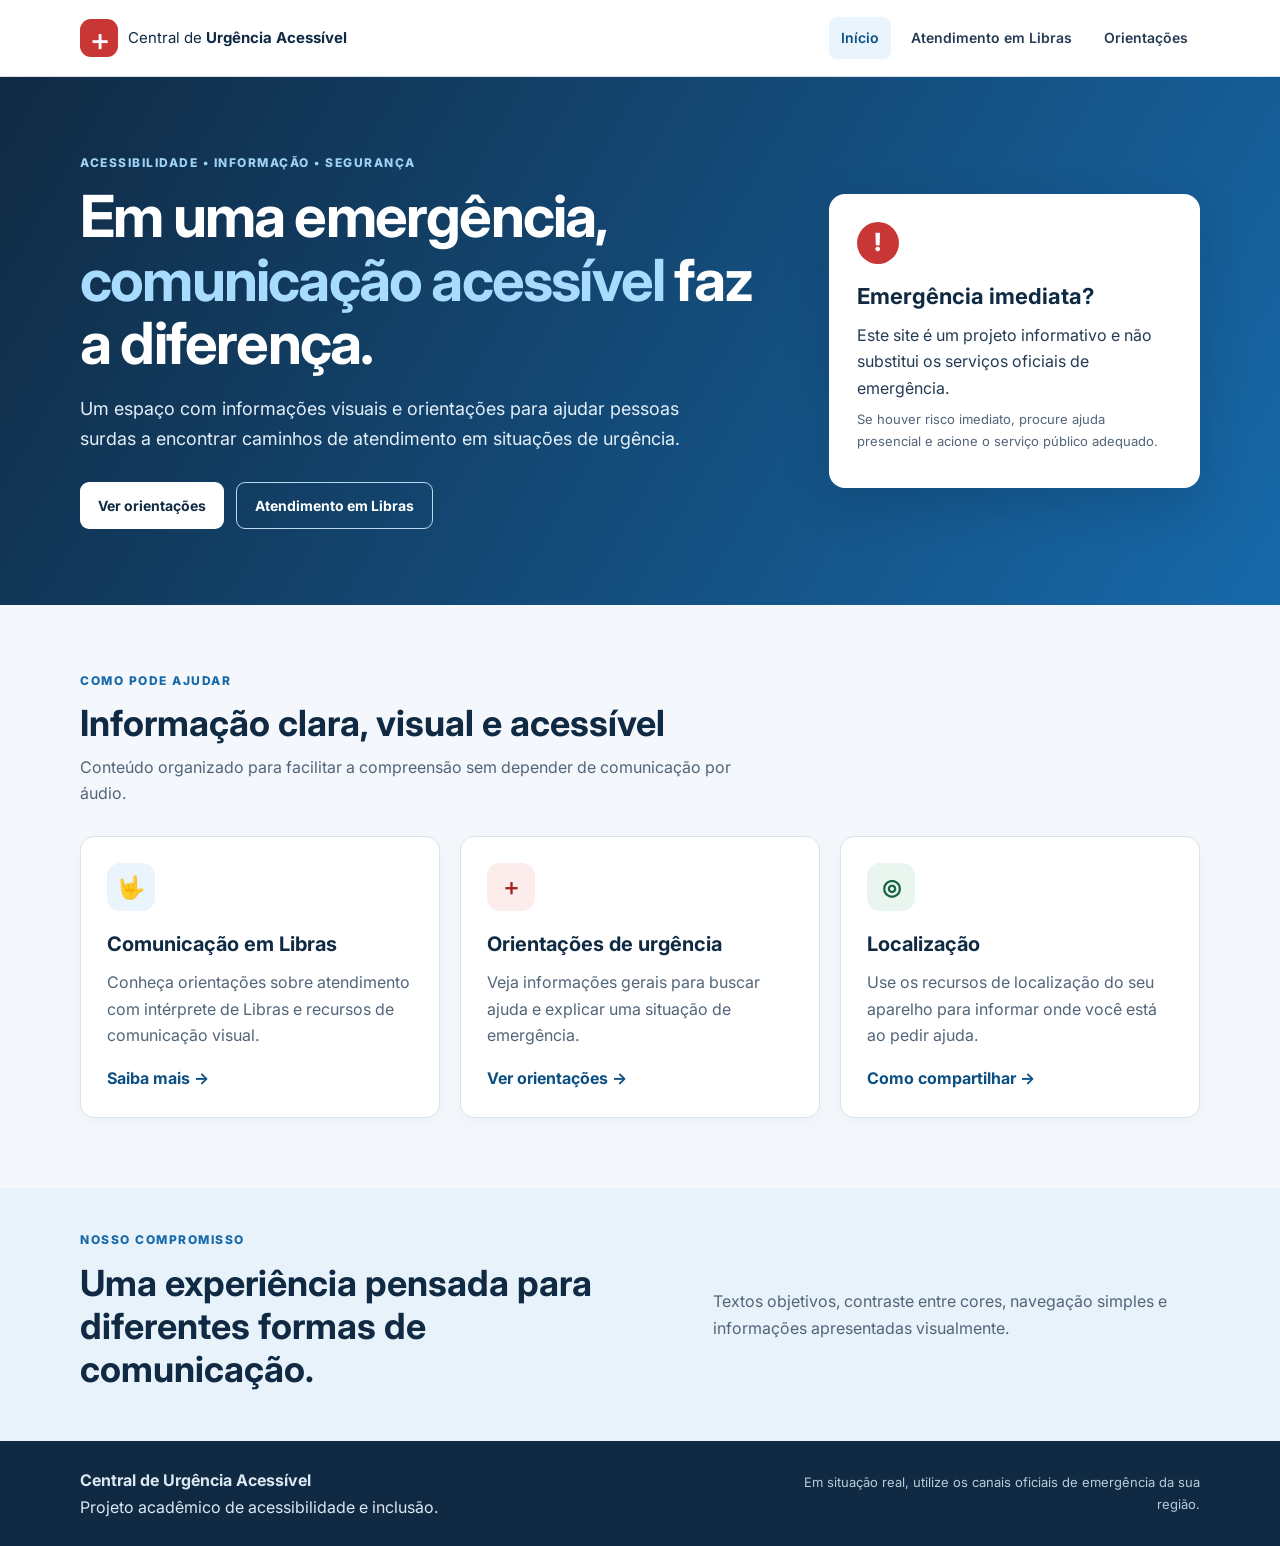
<file: index.html>
<!DOCTYPE html>
<html lang="pt-BR">
<head>
  <meta charset="UTF-8">
  <meta name="viewport" content="width=device-width, initial-scale=1.0">
  <meta name="description" content="Central de Urgência Acessível: informações visuais para facilitar o acesso de pessoas surdas aos serviços de emergência.">
 <title>Central de Urgência Acessível</title>

<link rel="stylesheet" href="style.css">
</head>
<body>
  <a class="skip-link" href="#conteudo">Pular para o conteúdo</a>
  <header class="site-header">
    <div class="container header-inner">
      <a class="brand" href="index.html" aria-label="Central de Urgência Acessível - página inicial">
        <span class="brand-mark" aria-hidden="true">＋</span>
        <span>Central de <strong>Urgência Acessível</strong></span>
      </a>
      <nav aria-label="Navegação principal">
        <a class="active" href="index.html">Início</a>
        <a href="libras.html">Atendimento em Libras</a>
        <a href="orientacoes.html">Orientações</a>
      </nav>
    </div>
  </header>

  <main id="conteudo">
    <section class="hero">
      <div class="container hero-grid">
        <div>
          <p class="eyebrow">ACESSIBILIDADE • INFORMAÇÃO • SEGURANÇA</p>
          <h1>Em uma emergência, <span>comunicação acessível</span> faz a diferença.</h1>
          <p class="hero-text">Um espaço com informações visuais e orientações para ajudar pessoas surdas a encontrar caminhos de atendimento em situações de urgência.</p>
          <div class="hero-actions">
            <a class="button button-light" href="orientacoes.html">Ver orientações</a>
            <a class="button button-outline" href="libras.html">Atendimento em Libras</a>
          </div>
        </div>
        <aside class="notice-card" aria-label="Aviso importante">
          <span class="notice-icon" aria-hidden="true">!</span>
          <h2>Emergência imediata?</h2>
          <p>Este site é um projeto informativo e não substitui os serviços oficiais de emergência.</p>
          <p class="small">Se houver risco imediato, procure ajuda presencial e acione o serviço público adequado.</p>
        </aside>
      </div>
    </section>

    <section class="container section">
      <div class="section-heading">
        <p class="eyebrow">COMO PODE AJUDAR</p>
        <h2>Informação clara, visual e acessível</h2>
        <p>Conteúdo organizado para facilitar a compreensão sem depender de comunicação por áudio.</p>
      </div>
      <div class="cards">
        <article class="info-card">
          <div class="card-icon blue" aria-hidden="true">🤟</div>
          <h3>Comunicação em Libras</h3>
          <p>Conheça orientações sobre atendimento com intérprete de Libras e recursos de comunicação visual.</p>
          <a class="text-link" href="libras.html">Saiba mais →</a>
        </article>
        <article class="info-card">
          <div class="card-icon red" aria-hidden="true">＋</div>
          <h3>Orientações de urgência</h3>
          <p>Veja informações gerais para buscar ajuda e explicar uma situação de emergência.</p>
          <a class="text-link" href="orientacoes.html">Ver orientações →</a>
        </article>
        <article class="info-card">
          <div class="card-icon green" aria-hidden="true">◎</div>
          <h3>Localização</h3>
          <p>Use os recursos de localização do seu aparelho para informar onde você está ao pedir ajuda.</p>
          <a class="text-link" href="orientacoes.html#localizacao">Como compartilhar →</a>
        </article>
      </div>
    </section>

    <section class="access-strip">
      <div class="container access-inner">
        <div>
          <p class="eyebrow">NOSSO COMPROMISSO</p>
          <h2>Uma experiência pensada para diferentes formas de comunicação.</h2>
        </div>
        <p>Textos objetivos, contraste entre cores, navegação simples e informações apresentadas visualmente.</p>
      </div>
    </section>
  </main>

  <footer class="site-footer">
    <div class="container footer-inner">
      <p><strong>Central de Urgência Acessível</strong><br>Projeto acadêmico de acessibilidade e inclusão.</p>
      <p class="footer-note">Em situação real, utilize os canais oficiais de emergência da sua região.</p>
    </div>
  </footer>
</body>
</html>
</file>
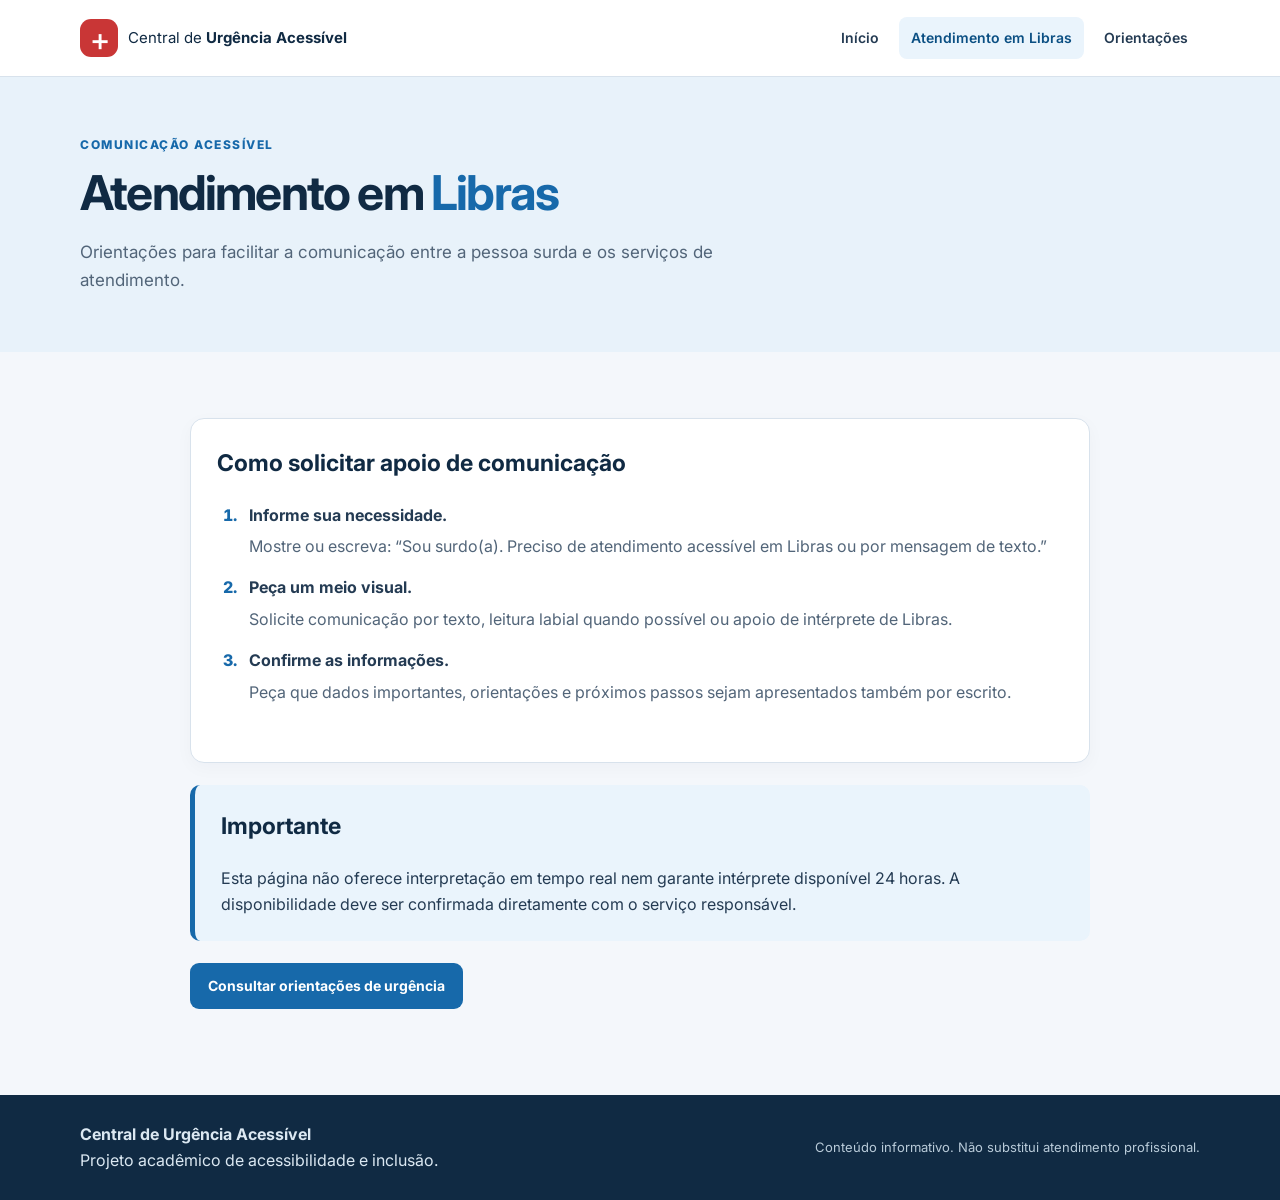
<file: libras.html>
<!DOCTYPE html>
<html lang="pt-BR">
<head>
  <meta charset="UTF-8">
  <meta name="viewport" content="width=device-width, initial-scale=1.0">
  <meta name="description" content="Informações sobre comunicação acessível e atendimento em Libras.">
  <title>Atendimento em Libras | Central de Urgência Acessível</title>
<link rel="stylesheet" href="style.css">
</head>
<body>
  <a class="skip-link" href="#conteudo">Pular para o conteúdo</a>
  <header class="site-header"><div class="container header-inner">
    <a class="brand" href="index.html"><span class="brand-mark" aria-hidden="true">＋</span><span>Central de <strong>Urgência Acessível</strong></span></a>
    <nav aria-label="Navegação principal"><a href="index.html">Início</a><a class="active" href="libras.html">Atendimento em Libras</a><a href="orientacoes.html">Orientações</a></nav>
  </div></header>
  <main id="conteudo">
    <section class="page-hero"><div class="container"><p class="eyebrow">COMUNICAÇÃO ACESSÍVEL</p><h1>Atendimento em <span>Libras</span></h1><p>Orientações para facilitar a comunicação entre a pessoa surda e os serviços de atendimento.</p></div></section>
    <section class="container section narrow">
      <div class="content-panel">
        <h2>Como solicitar apoio de comunicação</h2>
        <ol class="steps">
          <li><strong>Informe sua necessidade.</strong><p>Mostre ou escreva: “Sou surdo(a). Preciso de atendimento acessível em Libras ou por mensagem de texto.”</p></li>
          <li><strong>Peça um meio visual.</strong><p>Solicite comunicação por texto, leitura labial quando possível ou apoio de intérprete de Libras.</p></li>
          <li><strong>Confirme as informações.</strong><p>Peça que dados importantes, orientações e próximos passos sejam apresentados também por escrito.</p></li>
        </ol>
      </div>
      <div class="callout">
        <h2>Importante</h2>
        <p>Esta página não oferece interpretação em tempo real nem garante intérprete disponível 24 horas. A disponibilidade deve ser confirmada diretamente com o serviço responsável.</p>
      </div>
      <p><a class="button button-primary" href="orientacoes.html">Consultar orientações de urgência</a></p>
    </section>
  </main>
  <footer class="site-footer"><div class="container footer-inner"><p><strong>Central de Urgência Acessível</strong><br>Projeto acadêmico de acessibilidade e inclusão.</p><p class="footer-note">Conteúdo informativo. Não substitui atendimento profissional.</p></div></footer>
</body>
</html>
</file>
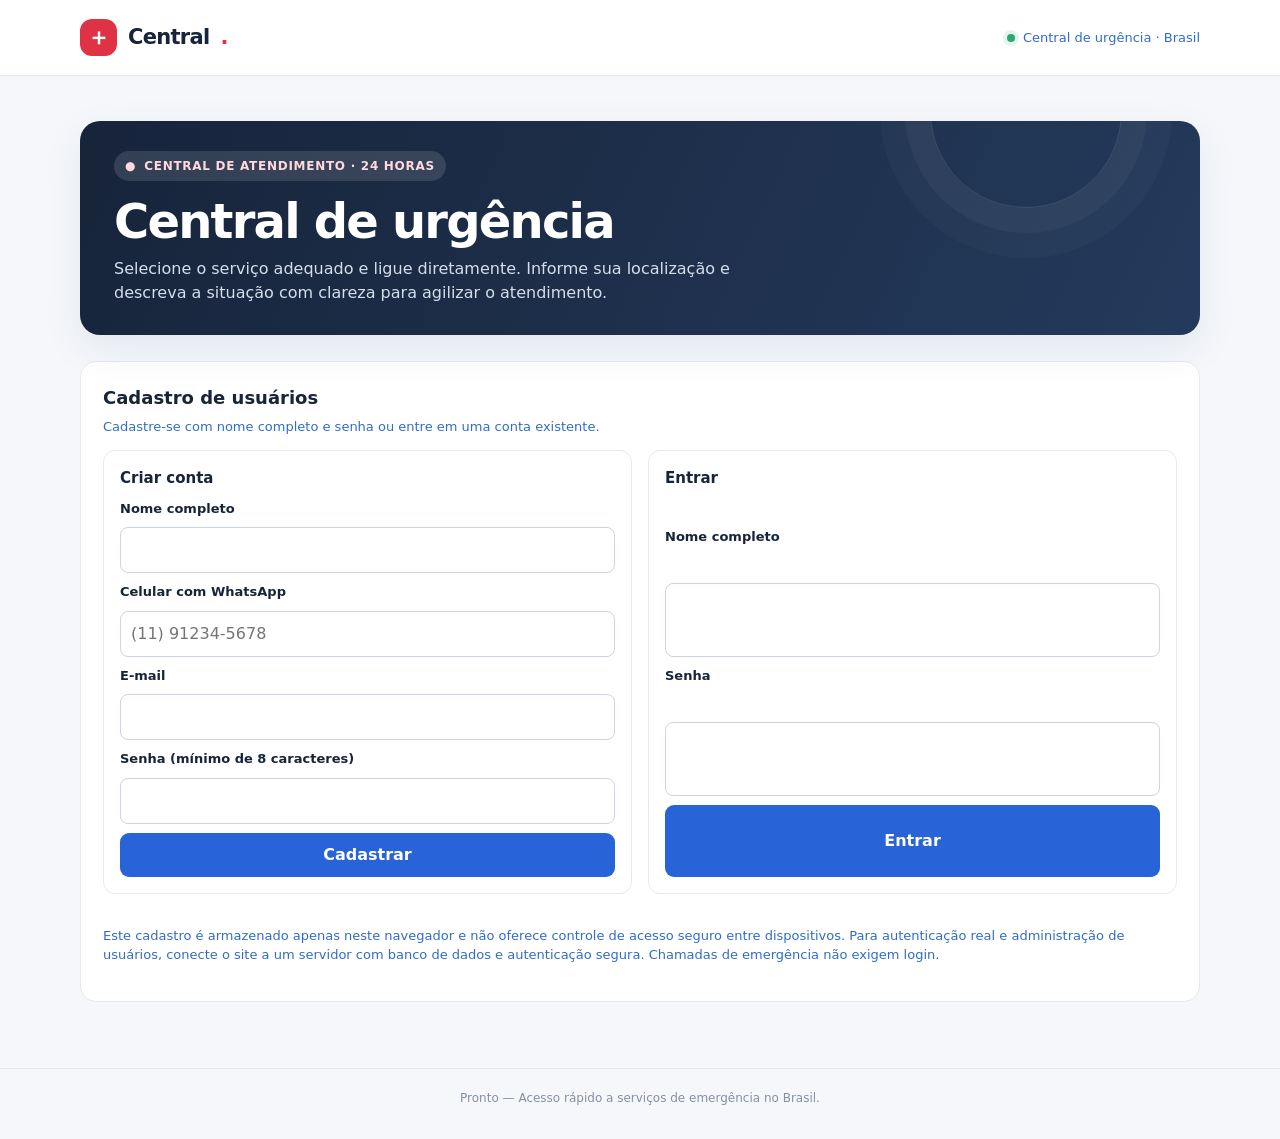
<file: libras1.html>
<!doctype html>
<html lang="pt-BR">
<head>
	<meta charset="utf-8">
	<meta name="viewport" content="width=device-width, initial-scale=1">
	<meta name="theme-color" content="#f7f9fc">
	<meta name="description" content="Acesse rapidamente os telefones de emergência e compartilhe sua localização.">
	<title>central — Ajuda de emergência</title>
	<style>
		:root{color-scheme:light;--ink:#17243a;--muted:#316cca;--line:#e5eaf1;--paper:#fff;--bg:#f5f7fb;--red:#df3345;--blue:#2863d7;--green:#12835c;--shadow:0 14px 40px rgba(29,47,77,.08)}
		*{box-sizing:border-box}body{margin:0;background:var(--bg);color:var(--ink);font:16px/1.5 Inter,ui-sans-serif,system-ui,-apple-system,"Segoe UI",sans-serif}a{color:inherit}button{font:inherit}.wrap{width:min(1120px,calc(100% - 40px));margin:auto}
		header{height:76px;background:#fff;border-bottom:1px solid var(--line);display:flex;align-items:center}.nav{display:flex;align-items:center;justify-content:space-between;gap:20px}.brand{display:flex;align-items:center;gap:11px;text-decoration:none;font-size:21px;font-weight:800;letter-spacing:-.7px}.brand-mark{width:37px;height:37px;border-radius:12px;background:var(--red);display:grid;place-items:center;color:white;font-size:23px;line-height:1}.nav-note{font-size:13px;color:var(--muted);display:flex;align-items:center;gap:8px}.pulse{width:8px;height:8px;border-radius:50%;background:#30a675;box-shadow:0 0 0 4px #e3f5ed}
		main{padding:45px 0 42px}.hero{max-width:none;margin:0 auto 26px;padding:30px 34px;text-align:left;border-radius:20px;background:linear-gradient(115deg,#17243a,#243a5c);color:#fff;box-shadow:var(--shadow);position:relative;overflow:hidden}.hero:after{content:"";position:absolute;width:190px;height:190px;right:7%;top:-105px;border:1px solid rgba(255,255,255,.12);border-radius:50%;box-shadow:0 0 0 25px rgba(255,255,255,.035),0 0 0 50px rgba(255,255,255,.025)}.eyebrow{display:inline-flex;align-items:center;gap:8px;padding:6px 11px;border-radius:99px;background:rgba(255,255,255,.12);color:#ffd9dd;font-size:12px;font-weight:750;letter-spacing:.06em;text-transform:uppercase}.hero h1{font-size:clamp(34px,6vw,48px);line-height:1.06;letter-spacing:-1.8px;margin:15px 0 10px}.hero p{max-width:650px;margin:0;color:#d5deeb;font-size:16px}.services{display:grid;grid-template-columns:repeat(3,1fr);gap:16px}.service{display:flex;flex-direction:column;min-height:230px;padding:22px;background:var(--paper);border:1px solid var(--line);border-radius:18px;box-shadow:0 4px 16px rgba(29,47,77,.035);transition:transform .18s,box-shadow .18s}.service:hover{transform:translateY(-3px);box-shadow:var(--shadow)}.service-top{display:flex;justify-content:space-between;align-items:flex-start}.icon{width:48px;height:48px;border-radius:14px;background:#fff0f1;display:grid;place-items:center;font-size:25px}.badge{font-size:11px;font-weight:700;color:#707b8c;background:#f1f3f7;padding:5px 8px;border-radius:99px}.service h2{font-size:19px;margin:17px 0 3px;letter-spacing:-.3px}.service p{margin:0;color:var(--muted);font-size:14px}.service-bottom{display:flex;align-items:center;justify-content:space-between;gap:10px;margin-top:auto;padding-top:20px}.number{font-size:22px;font-weight:800;letter-spacing:-.6px}.call{border:0;border-radius:10px;background:var(--red);color:white;text-decoration:none;font-size:14px;font-weight:750;padding:11px 16px;white-space:nowrap;cursor:pointer}.call:hover{background:#c32639}.service.blue .icon{background:#edf3ff}.service.blue .call{background:var(--blue)}.service.green .icon{background:#e9f7f1}.service.green .call{background:var(--green)}.service.orange .icon{background:#fff4e7}.service.orange .call{background:#c86b12}.service.purple .icon{background:#f3efff}.service.purple .call{background:#6d4bcc}.service.gray .icon{background:#edf1f5}.service.gray .call{background:#44546a}
		.libras{margin-top:24px;padding:20px 22px;border:1px solid #d9e9e2;border-radius:16px;background:#eff8f4;display:flex;gap:14px;align-items:flex-start}.libras-icon{font-size:24px}.libras h2{font-size:16px;margin:0 0 4px}.libras p{font-size:13px;color:var(--muted);margin:0}
		.account{margin:24px 0;padding:22px;border:1px solid var(--line);border-radius:16px;background:#fff}.account h2{font-size:18px;margin:0 0 6px}.account>p{color:var(--muted);font-size:13px;margin:0 0 14px}.account-forms{display:grid;grid-template-columns:repeat(2,minmax(0,1fr));gap:16px}.account-form{display:grid;gap:9px;padding:16px;border:1px solid var(--line);border-radius:12px}.account-form h3{font-size:15px;margin:0}.account-form label{font-size:13px;font-weight:650}.account-form input{width:100%;padding:10px;border:1px solid #cbd4e1;border-radius:8px;font:inherit}.account-form button,.account-logout{padding:10px 14px;border:0;border-radius:9px;background:var(--blue);color:#fff;font:inherit;font-weight:700;cursor:pointer}.account-status{min-height:20px;margin:12px 0 0!important}.account-session{display:flex;justify-content:space-between;align-items:center;gap:12px;padding:12px;background:#eff8f4;border-radius:10px}.account-session p{margin:0;font-size:14px}.account-profile{display:grid;gap:3px}.account-profile p{font-size:13px;color:var(--muted)}.account-profile strong{color:var(--ink)}.account-session[hidden],.account-forms[hidden]{display:none}.account-logout{background:#44546a}
		#app-content[hidden]{display:none}
		.video-call{margin-top:14px;padding:20px 22px;border:1px solid #dce5f2;border-radius:16px;background:#fff;display:flex;align-items:center;justify-content:space-between;gap:16px}.video-call h2{font-size:16px;margin:0 0 4px}.video-call p{font-size:13px;color:var(--muted);margin:0}.video-call-action{display:inline-block;padding:10px 14px;border-radius:9px;background:var(--blue);color:#fff;text-decoration:none;font-weight:700;white-space:nowrap}.video-call-action:hover{background:#1d4fae}
		.location{display:flex;align-items:center;justify-content:space-between;gap:20px;margin-top:24px;padding:20px 22px;border:1px solid #dce5f2;border-radius:16px;background:#edf4ff}.location-info{display:flex;align-items:center;gap:14px}.pin{width:43px;height:43px;border-radius:13px;background:white;display:grid;place-items:center;font-size:22px}.location h2{font-size:16px;margin:0 0 2px}.location p{font-size:13px;color:var(--muted);margin:0}.location-action{padding:10px 14px;border:1px solid #c8d8f4;background:white;color:#2057bc;border-radius:9px;font-weight:700;cursor:pointer;white-space:nowrap}.location-action:hover{background:#f8faff}.notice{margin:20px auto 0;max-width:800px;color:var(--muted);font-size:12px;text-align:center}.notice strong{color:#4c596c}.help{margin-top:30px;padding:23px 25px;border-radius:16px;background:#fff;border:1px solid var(--line);display:flex;gap:16px;align-items:flex-start}.help-icon{font-size:22px}.help h2{font-size:15px;margin:0 0 5px}.help p{margin:0;color:var(--muted);font-size:13px}.help a{font-weight:700;color:#bf2939}footer{padding:20px 0 32px;border-top:1px solid var(--line);color:#8590a0;font-size:12px;text-align:center}
		#toast{position:fixed;left:50%;bottom:24px;transform:translate(-50%,20px);opacity:0;pointer-events:none;background:#17243a;color:white;padding:11px 16px;border-radius:10px;font-size:14px;box-shadow:var(--shadow);transition:.2s;max-width:calc(100% - 32px);z-index:5}#toast.show{opacity:1;transform:translate(-50%,0)}
		@media(max-width:760px){main{padding-top:38px}.services{grid-template-columns:repeat(2,1fr)}.service{min-height:220px}.hero p{font-size:15px}}
		@media(max-width:520px){.wrap{width:min(100% - 28px,440px)}header{height:65px}.nav-note{font-size:11px}.hero{padding:24px 20px}.hero h1{font-size:36px;letter-spacing:-1.5px}.hero p{font-size:14px}.services{grid-template-columns:1fr;gap:12px}.service{min-height:0;padding:18px}.service-bottom{padding-top:14px}.location{align-items:flex-start;flex-direction:column}.location-action{width:100%}.video-call{align-items:flex-start;flex-direction:column}.video-call-action{width:100%;text-align:center}.help{padding:18px}}
		@media(max-width:600px){.account-forms{grid-template-columns:1fr}.account-session{align-items:flex-start;flex-direction:column}.account-logout{width:100%}}
		@media(prefers-reduced-motion:reduce){*,*::before,*::after{scroll-behavior:auto!important;transition:none!important}}
	</style>
</head>
<body>
	<header>
		<div class="wrap nav">
			<a class="brand" href="#inicio" aria-label="Pronto, início"><span class="brand-mark" aria-hidden="true">＋</span>Central<span style="color:var(--red)">.</span></a>
			<div class="nav-note"><span class="pulse" aria-hidden="true"></span> Central de urgência · Brasil</div>
		</div>
	</header>
	<main class="wrap" id="inicio">
		<section class="hero" aria-labelledby="titulo">
			<span class="eyebrow"><span aria-hidden="true">●</span> Central de atendimento · 24 horas</span>
			<h1>Central de urgência</h1>
			<p>Selecione o serviço adequado e ligue diretamente. Informe sua localização e descreva a situação com clareza para agilizar o atendimento.</p>
		</section>
		<section class="account" aria-labelledby="account-title">
			<h2 id="account-title">Cadastro de usuários</h2>
			<p>Cadastre-se com nome completo e senha ou entre em uma conta existente.</p>
			<div class="account-session" id="account-session" hidden><div class="account-profile" aria-live="polite"><p id="account-welcome"></p><p><strong>Celular:</strong> <span id="profile-whatsapp"></span></p><p><strong>E-mail:</strong> <span id="profile-email"></span></p></div><button class="account-logout" id="account-logout" type="button">Sair</button></div>
			<div class="account-forms" id="account-forms">
				<form class="account-form" id="register-form"><h3>Criar conta</h3><label for="register-name">Nome completo</label><input id="register-name" name="name" autocomplete="name" required minlength="3" maxlength="100"><label for="register-whatsapp">Celular com WhatsApp</label><input id="register-whatsapp" name="whatsapp" type="tel" autocomplete="tel" placeholder="(11) 91234-5678" required><label for="register-email">E-mail</label><input id="register-email" name="email" type="email" autocomplete="email" required maxlength="254"><label for="register-password">Senha (mínimo de 8 caracteres)</label><input id="register-password" name="password" type="password" autocomplete="new-password" required minlength="8"><button type="submit">Cadastrar</button></form>
				<form class="account-form" id="login-form"><h3>Entrar</h3><label for="login-name">Nome completo</label><input id="login-name" name="name" autocomplete="username" required><label for="login-password">Senha</label><input id="login-password" name="password" type="password" autocomplete="current-password" required><button type="submit">Entrar</button></form>
			</div>
			<p class="account-status" id="account-status" role="status" aria-live="polite"></p>
			<p>Este cadastro é armazenado apenas neste navegador e não oferece controle de acesso seguro entre dispositivos. Para autenticação real e administração de usuários, conecte o site a um servidor com banco de dados e autenticação segura. Chamadas de emergência não exigem login.</p>
		</section>

		<div id="app-content" hidden>
		<section class="services" aria-label="Serviços de emergência">
			<article class="service">
				<div class="service-top"><span class="icon" aria-hidden="true">🚑</span><span class="badge">Emergência médica</span></div>
				<h2>SAMU</h2><p>Atendimento médico de urgência e emergência.</p>
				<div class="service-bottom"><span class="number">192</span><a class="call" href="tel:192" aria-label="Ligar para o SAMU no 192">Ligar agora&nbsp; ↗</a></div>
			</article>
			<article class="service">
				<div class="service-top"><span class="icon" aria-hidden="true">🚓</span><span class="badge">Segurança pública</span></div>
				<h2>Polícia Militar</h2><p>Emergências policiais e situações de risco imediato.</p>
				<div class="service-bottom"><span class="number">190</span><a class="call" href="tel:190" aria-label="Ligar para a Polícia Militar no 190">Ligar agora&nbsp; ↗</a></div>
			</article>
			<article class="service">
				<div class="service-top"><span class="icon" aria-hidden="true">🚒</span><span class="badge">Incêndio e resgate</span></div>
				<h2>Bombeiros</h2><p>Incêndios, salvamentos e acidentes com vítimas.</p>
				<div class="service-bottom"><span class="number">193</span><a class="call" href="tel:193" aria-label="Ligar para os Bombeiros no 193">Ligar agora&nbsp; ↗</a></div>
			</article>
			<article class="service blue">
				<div class="service-top"><span class="icon" aria-hidden="true">🛣️</span><span class="badge">Rodovias federais</span></div>
				<h2>Polícia Rodoviária Federal</h2><p>Emergências e ocorrências em rodovias federais.</p>
				<div class="service-bottom"><span class="number">191</span><a class="call" href="tel:191" aria-label="Ligar para a Polícia Rodoviária Federal no 191">Ligar agora&nbsp; ↗</a></div>
			</article>
			<article class="service green">
				<div class="service-top"><span class="icon" aria-hidden="true">🌧️</span><span class="badge">Proteção e prevenção</span></div>
				<h2>Defesa Civil</h2><p>Desastres, alagamentos, deslizamentos e riscos.</p>
				<div class="service-bottom"><span class="number">199</span><a class="call" href="tel:199" aria-label="Ligar para a Defesa Civil no 199">Ligar agora&nbsp; ↗</a></div>
			</article>
			<article class="service orange">
				<div class="service-top"><span class="icon" aria-hidden="true">📞</span><span class="badge">Apoio e orientação</span></div>
				<h2>Central de Atendimento à Mulher</h2><p>Orientação e acolhimento para mulheres.</p>
				<div class="service-bottom"><span class="number">180</span><a class="call" href="tel:180" aria-label="Ligar para a Central de Atendimento à Mulher no 180">Ligar agora&nbsp; ↗</a></div>
			</article>
		</section>

		<section class="location" aria-label="Compartilhar localização">
			<div class="location-info"><span class="pin" aria-hidden="true">📍</span><div><h2>Compartilhe sua localização</h2><p id="location-status" aria-live="polite">Ajude a equipe de emergência a encontrar você mais rápido.</p></div></div>
			<button class="location-action" id="location-button" type="button">Obter minha localização</button>
		</section>
		<section class="libras" aria-labelledby="libras-title">
			<span class="libras-icon" aria-hidden="true">🤟</span>
			<div><h2 id="libras-title">Acesse ibilidade em Libras</h2><p>Use o botão do VLibras na tela para traduzir o conteúdo deste site em Língua Brasileira de Sinais. É um tradutor virtual: não substitui um intérprete humano e não interpreta chamadas telefônicas.</p></div>
		</section>
		<section class="video-call" aria-labelledby="video-call-title">
			<div><h2 id="video-call-title">Precisa conversar em Libras por vídeo?</h2><p>Inicie uma reunião no Google Meet e compartilhe o convite com a pessoa surda ou com um intérprete. Peça que a pessoa informe o próprio nome ao entrar para que o administrador possa identificá-la. O Meet mostra quem está na reunião, mas este botão não recebe chamadas nem envia notificações; isso exige uma integração de chamadas com um servidor. Esta opção não conecta diretamente aos serviços de emergência.</p></div>
			<a class="video-call-action" href="https://meet.google.com/new" target="_blank" rel="noopener noreferrer">Iniciar videochamada ↗</a>
		</section>

		<aside class="help"><span class="help-icon" aria-hidden="true">ℹ️</span><div><h2>Em caso de emergência</h2><p>As ligações são gratuitas. Este site não envia equipes de socorro: ao tocar em “Ligar agora”, seu aparelho iniciará uma chamada para o número escolhido. Para apoio emocional, ligue para o <a href="tel:188">CVV — 188</a>.</p></div></aside>
		<p class="notice"><strong>Use os serviços com responsabilidade.</strong> Trotes podem atrasar o atendimento de quem realmente precisa.</p>
		</div>
	</main>
	<footer><div class="wrap">Pronto — Acesso rápido a serviços de emergência no Brasil.</div></footer>
	<div id="toast" role="status" aria-live="polite"></div>
	<div vw class="enabled"><div vw-access-button class="active"></div><div vw-plugin-wrapper><div class="vw-plugin-top-wrapper"></div></div></div>
	<script src="https://vlibras.gov.br/app/vlibras-plugin.js"></script>
	<script>new window.VLibras.Widget('https://vlibras.gov.br/app');</script>
	<script>
		const accountStatus=document.getElementById('account-status');
		const accountForms=document.getElementById('account-forms');
		const accountSession=document.getElementById('account-session');
		const appContent=document.getElementById('app-content');
		const accountKey='centralEmergencyUsers';
		function getUsers(){try{return JSON.parse(localStorage.getItem(accountKey)||'[]')}catch{return []}}
		function base64(bytes){return btoa(String.fromCharCode(...new Uint8Array(bytes)))}
		async function hashPassword(password,salt){const key=await crypto.subtle.importKey('raw',new TextEncoder().encode(password),'PBKDF2',false,['deriveBits']);const bits=await crypto.subtle.deriveBits({name:'PBKDF2',salt,iterations:150000,hash:'SHA-256'},key,256);return base64(bits)}
		function signedIn(name){accountForms.hidden=true;accountSession.hidden=false;appContent.hidden=false;document.getElementById('account-welcome').textContent=`Perfil: ${name}`;const user=getUsers().find(item=>item.name.toLocaleLowerCase('pt-BR')===name.toLocaleLowerCase('pt-BR'));document.getElementById('profile-whatsapp').textContent=user?.whatsapp||'Não informado';document.getElementById('profile-email').textContent=user?.email||'Não informado';accountStatus.textContent=''}
		try{const name=sessionStorage.getItem('centralEmergencyUser');if(name)signedIn(name)}catch{}
		document.getElementById('register-form').addEventListener('submit',async event=>{event.preventDefault();const form=event.currentTarget;const name=form.elements.name.value.trim();const whatsapp=form.elements.whatsapp.value.trim();const email=form.elements.email.value.trim();const password=form.elements.password.value;if(!crypto.subtle){accountStatus.textContent='Cadastro indisponível. Acesse o site por uma conexão segura (HTTPS).';return}try{const users=getUsers();if(users.some(user=>user.name.toLocaleLowerCase('pt-BR')===name.toLocaleLowerCase('pt-BR'))){accountStatus.textContent='Já existe uma conta com esse nome.';return}const salt=crypto.getRandomValues(new Uint8Array(16));users.push({name,whatsapp,email,salt:base64(salt),hash:await hashPassword(password,salt)});localStorage.setItem(accountKey,JSON.stringify(users));sessionStorage.setItem('centralEmergencyUser',name);form.reset();signedIn(name)}catch{accountStatus.textContent='Não foi possível salvar o cadastro neste navegador.'}});
		document.getElementById('login-form').addEventListener('submit',async event=>{event.preventDefault();const form=event.currentTarget;const name=form.elements.name.value.trim();const password=form.elements.password.value;if(!crypto.subtle){accountStatus.textContent='Acesso indisponível. Acesse o site por uma conexão segura (HTTPS).';return}try{const user=getUsers().find(item=>item.name.toLocaleLowerCase('pt-BR')===name.toLocaleLowerCase('pt-BR'));if(!user||await hashPassword(password,Uint8Array.from(atob(user.salt),char=>char.charCodeAt(0)))!==user.hash){accountStatus.textContent='Nome ou senha incorretos.';return}sessionStorage.setItem('centralEmergencyUser',user.name);form.reset();signedIn(user.name)}catch{accountStatus.textContent='Não foi possível validar a conta neste navegador.'}});
		document.getElementById('account-logout').addEventListener('click',()=>{try{sessionStorage.removeItem('centralEmergencyUser')}catch{}accountSession.hidden=true;accountForms.hidden=false;appContent.hidden=true;accountStatus.textContent='Você saiu da sua conta.'});
	</script>
	<script>
		const button=document.getElementById('location-button');
		const status=document.getElementById('location-status');
		const toast=document.getElementById('toast');
		let toastTimer;
		function showToast(message){toast.textContent=message;toast.classList.add('show');clearTimeout(toastTimer);toastTimer=setTimeout(()=>toast.classList.remove('show'),3500)}
		button.addEventListener('click',()=>{
			if(!navigator.geolocation){status.textContent='Seu navegador não oferece acesso à localização.';showToast('Não foi possível acessar a localização neste navegador.');return}
			button.disabled=true;button.textContent='Obtendo localização…';status.textContent='Aguardando permissão para acessar sua localização.';
			navigator.geolocation.getCurrentPosition(async position=>{
				const {latitude,longitude}=position.coords;
				const link=`https://maps.google.com/?q=${latitude},${longitude}`;
				try{await navigator.clipboard.writeText(link);status.textContent=`Localização copiada: ${latitude.toFixed(5)}, ${longitude.toFixed(5)}`;showToast('Link da localização copiado. Você pode enviá-lo à equipe de socorro.');}
				catch{status.textContent=`Sua localização: ${latitude.toFixed(5)}, ${longitude.toFixed(5)}`;window.open(link,'_blank','noopener');showToast('Mapa aberto em uma nova aba.');}
				button.disabled=false;button.textContent='Obter novamente';
			},error=>{
				const messages={1:'Permita o acesso à localização nas configurações do navegador.',2:'Não foi possível determinar sua localização. Tente novamente.',3:'A solicitação demorou demais. Tente novamente.'};
				status.textContent=messages[error.code]||'Não foi possível obter sua localização.';showToast(status.textContent);button.disabled=false;button.textContent='Tentar novamente';
			},{enableHighAccuracy:true,timeout:12000,maximumAge:0});
		});
	</script>
</body>
</html>
</file>
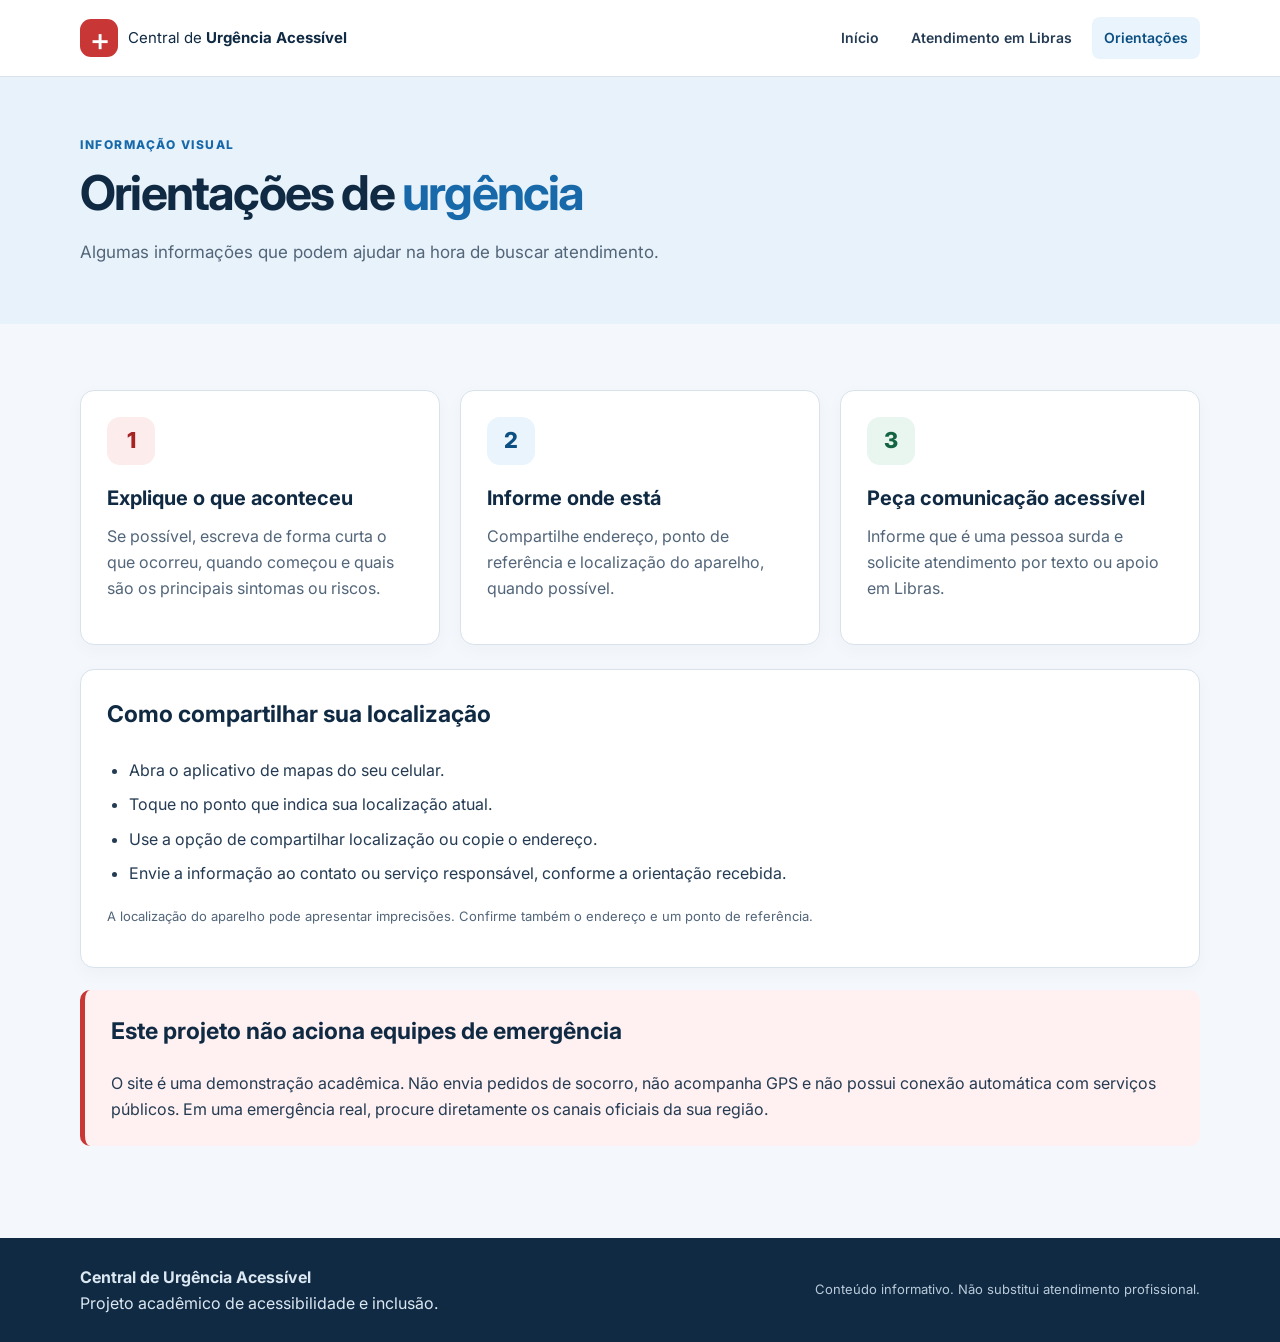
<file: orientacoes.html>
<!DOCTYPE html>
<html lang="pt-BR">
<head>
  <meta charset="UTF-8">
  <meta name="viewport" content="width=device-width, initial-scale=1.0">
  <meta name="description" content="Orientações visuais para buscar ajuda em situações de urgência.">
  <title>Orientações | Central de Urgência Acessível</title>
  <link rel="stylesheet" href="style.css">
</head>
<body>
  <a class="skip-link" href="#conteudo">Pular para o conteúdo</a>
  <header class="site-header"><div class="container header-inner">
    <a class="brand" href="index.html"><span class="brand-mark" aria-hidden="true">＋</span><span>Central de <strong>Urgência Acessível</strong></span></a>
    <nav aria-label="Navegação principal"><a href="index.html">Início</a><a href="libras.html">Atendimento em Libras</a><a class="active" href="orientacoes.html">Orientações</a></nav>
  </div></header>
  <main id="conteudo">
    <section class="page-hero"><div class="container"><p class="eyebrow">INFORMAÇÃO VISUAL</p><h1>Orientações de <span>urgência</span></h1><p>Algumas informações que podem ajudar na hora de buscar atendimento.</p></div></section>
    <section class="container section">
      <div class="cards guidance-cards">
        <article class="info-card"><div class="card-icon red" aria-hidden="true">1</div><h2>Explique o que aconteceu</h2><p>Se possível, escreva de forma curta o que ocorreu, quando começou e quais são os principais sintomas ou riscos.</p></article>
        <article class="info-card"><div class="card-icon blue" aria-hidden="true">2</div><h2>Informe onde está</h2><p>Compartilhe endereço, ponto de referência e localização do aparelho, quando possível.</p></article>
        <article class="info-card"><div class="card-icon green" aria-hidden="true">3</div><h2>Peça comunicação acessível</h2><p>Informe que é uma pessoa surda e solicite atendimento por texto ou apoio em Libras.</p></article>
      </div>
      <div class="content-panel location-panel" id="localizacao">
        <h2>Como compartilhar sua localização</h2>
        <ul><li>Abra o aplicativo de mapas do seu celular.</li><li>Toque no ponto que indica sua localização atual.</li><li>Use a opção de compartilhar localização ou copie o endereço.</li><li>Envie a informação ao contato ou serviço responsável, conforme a orientação recebida.</li></ul>
        <p class="small">A localização do aparelho pode apresentar imprecisões. Confirme também o endereço e um ponto de referência.</p>
      </div>
      <div class="callout warning">
        <h2>Este projeto não aciona equipes de emergência</h2>
        <p>O site é uma demonstração acadêmica. Não envia pedidos de socorro, não acompanha GPS e não possui conexão automática com serviços públicos. Em uma emergência real, procure diretamente os canais oficiais da sua região.</p>
      </div>
    </section>
  </main>
  <footer class="site-footer"><div class="container footer-inner"><p><strong>Central de Urgência Acessível</strong><br>Projeto acadêmico de acessibilidade e inclusão.</p><p class="footer-note">Conteúdo informativo. Não substitui atendimento profissional.</p></div></footer>
</body>
</html>
</file>
<file: style.css>
@import url('https://fonts.googleapis.com/css2?family=Inter:wght@400;500;600;700;800&display=swap');

:root {
  --navy: #102a43;
  --blue: #1769aa;
  --blue-dark: #0b4f83;
  --blue-light: #eaf4fc;
  --red: #c93636;
  --green: #18794e;
  --ink: #243b53;
  --muted: #526579;
  --surface: #ffffff;
  --background: #f4f7fb;
  --border: #d8e2ec;
  --focus: #ffbf47;
}

* { box-sizing: border-box; }
html { scroll-behavior: smooth; }
body {
  margin: 0;
  color: var(--ink);
  background: var(--background);
  font-family: Inter, Arial, sans-serif;
  line-height: 1.65;
}
a { color: var(--blue-dark); }
a:focus-visible, button:focus-visible {
  outline: 3px solid var(--focus);
  outline-offset: 3px;
}
.container { width: min(1120px, calc(100% - 40px)); margin: 0 auto; }
.skip-link {
  position: absolute; left: -9999px; top: 8px; z-index: 10;
  background: #fff; color: var(--navy); padding: 10px 14px; border-radius: 8px;
}
.skip-link:focus { left: 12px; }
.site-header { background: var(--surface); border-bottom: 1px solid var(--border); }
.header-inner {
  min-height: 76px; display: flex; align-items: center;
  justify-content: space-between; gap: 24px;
}
.brand { display: flex; align-items: center; gap: 10px; text-decoration: none; color: var(--navy); font-size: 15px; }
.brand-mark {
  display: grid; place-items: center; width: 38px; height: 38px;
  border-radius: 11px; color: white; background: var(--red); font-size: 27px; font-weight: 800;
}
nav { display: flex; flex-wrap: wrap; gap: 8px; }
nav a { text-decoration: none; color: var(--ink); padding: 9px 12px; border-radius: 8px; font-size: 14px; font-weight: 600; }
nav a:hover, nav a.active { color: var(--blue-dark); background: var(--blue-light); }
.hero { color: white; background: linear-gradient(120deg, #102a43, #1769aa); padding: 76px 0; }
.hero-grid { display: grid; grid-template-columns: 1.5fr .8fr; align-items: center; gap: 52px; }
.eyebrow { margin: 0 0 12px; color: #9ed2f5; font-size: 12px; font-weight: 800; letter-spacing: 1.5px; }
h1, h2, h3, p { margin-top: 0; }
h1 { max-width: 760px; margin-bottom: 18px; font-size: clamp(36px, 5vw, 58px); line-height: 1.1; letter-spacing: -1.8px; }
h1 span { color: #a8dcff; }
.hero-text { max-width: 650px; color: #e3eff8; font-size: 18px; }
.hero-actions { display: flex; flex-wrap: wrap; gap: 12px; margin-top: 28px; }
.button {
  display: inline-flex; align-items: center; justify-content: center;
  min-height: 46px; padding: 11px 18px; border-radius: 9px;
  text-decoration: none; font-weight: 700; font-size: 14px;
}
.button-light { color: var(--navy); background: white; }
.button-outline { color: white; border: 1px solid #b9d9ef; }
.button-primary { color: white; background: var(--blue); }
.button:hover { filter: brightness(.96); transform: translateY(-1px); }
.notice-card { padding: 28px; border-radius: 16px; color: var(--ink); background: white; box-shadow: 0 18px 45px #071d332b; }
.notice-card h2 { margin: 14px 0 8px; color: var(--navy); font-size: 22px; }
.notice-card p { margin-bottom: 8px; }
.notice-icon { display: grid; place-items: center; width: 42px; height: 42px; border-radius: 50%; color: white; background: var(--red); font-size: 25px; font-weight: 800; }
.small { color: var(--muted); font-size: 13px; }
.section { padding-top: 66px; padding-bottom: 70px; }
.section-heading { max-width: 700px; margin-bottom: 30px; }
.section-heading .eyebrow, .page-hero .eyebrow { color: var(--blue); }
.section-heading h2, .access-inner h2 { margin-bottom: 8px; color: var(--navy); font-size: clamp(27px, 3vw, 36px); line-height: 1.2; }
.section-heading p { color: var(--muted); }
.cards { display: grid; grid-template-columns: repeat(3, 1fr); gap: 20px; }
.info-card, .content-panel {
  padding: 26px; border: 1px solid var(--border); border-radius: 14px;
  background: var(--surface); box-shadow: 0 5px 18px #102a4308;
}
.info-card h3, .info-card h2 { margin: 17px 0 8px; color: var(--navy); font-size: 20px; }
.info-card p { color: var(--muted); }
.card-icon { display: grid; place-items: center; width: 48px; height: 48px; border-radius: 13px; font-size: 22px; font-weight: 800; }
.card-icon.blue { color: var(--blue-dark); background: var(--blue-light); }
.card-icon.red { color: #a52323; background: #fdecec; }
.card-icon.green { color: #146342; background: #e8f6ef; }
.text-link { text-decoration: none; font-weight: 700; }
.access-strip { padding: 42px 0; background: #e8f2fa; }
.access-inner { display: grid; grid-template-columns: 1.2fr 1fr; gap: 48px; align-items: center; }
.access-inner .eyebrow { color: var(--blue); }
.access-inner p:last-child { margin: 0; color: var(--muted); }
.site-footer { padding: 26px 0; color: #dbe8f2; background: var(--navy); }
.footer-inner { display: flex; justify-content: space-between; gap: 24px; align-items: center; }
.footer-inner p { margin: 0; }
.footer-note { max-width: 430px; color: #b9cbd9; font-size: 13px; text-align: right; }
.page-hero { padding: 58px 0; background: #e8f2fa; }
.page-hero h1 { color: var(--navy); font-size: clamp(34px, 4vw, 48px); }
.page-hero h1 span { color: var(--blue); }
.page-hero p:last-child { max-width: 700px; margin-bottom: 0; color: var(--muted); font-size: 17px; }
.narrow { max-width: 900px; }
.content-panel h2, .callout h2 { color: var(--navy); font-size: 23px; }
.steps { padding-left: 24px; }
.steps li { padding: 0 0 15px 8px; }
.steps li::marker { color: var(--blue); font-weight: 800; }
.steps p { margin: 5px 0 0; color: var(--muted); }
.callout { margin: 22px 0; padding: 23px 26px; border-left: 5px solid var(--blue); border-radius: 10px; background: var(--blue-light); }
.callout p { margin-bottom: 0; }
.callout.warning { border-left-color: var(--red); background: #fff1f1; }
.guidance-cards { margin-bottom: 24px; }
.location-panel ul { padding-left: 22px; }
.location-panel li { padding: 4px 0; }
@media (max-width: 760px) {
  .header-inner { padding: 14px 0; align-items: flex-start; flex-direction: column; }
  nav { width: 100%; }
  nav a { padding: 8px 9px; }
  .hero { padding: 52px 0; }
  .hero-grid, .cards, .access-inner { grid-template-columns: 1fr; gap: 22px; }
  .section { padding: 48px 0; }
  .footer-inner { align-items: flex-start; flex-direction: column; }
  .footer-note { text-align: left; }
}
@media (prefers-reduced-motion: reduce) {
  html { scroll-behavior: auto; }
  *, *::before, *::after { transition-duration: .01ms !important; animation-duration: .01ms !important; }
}
</file>
